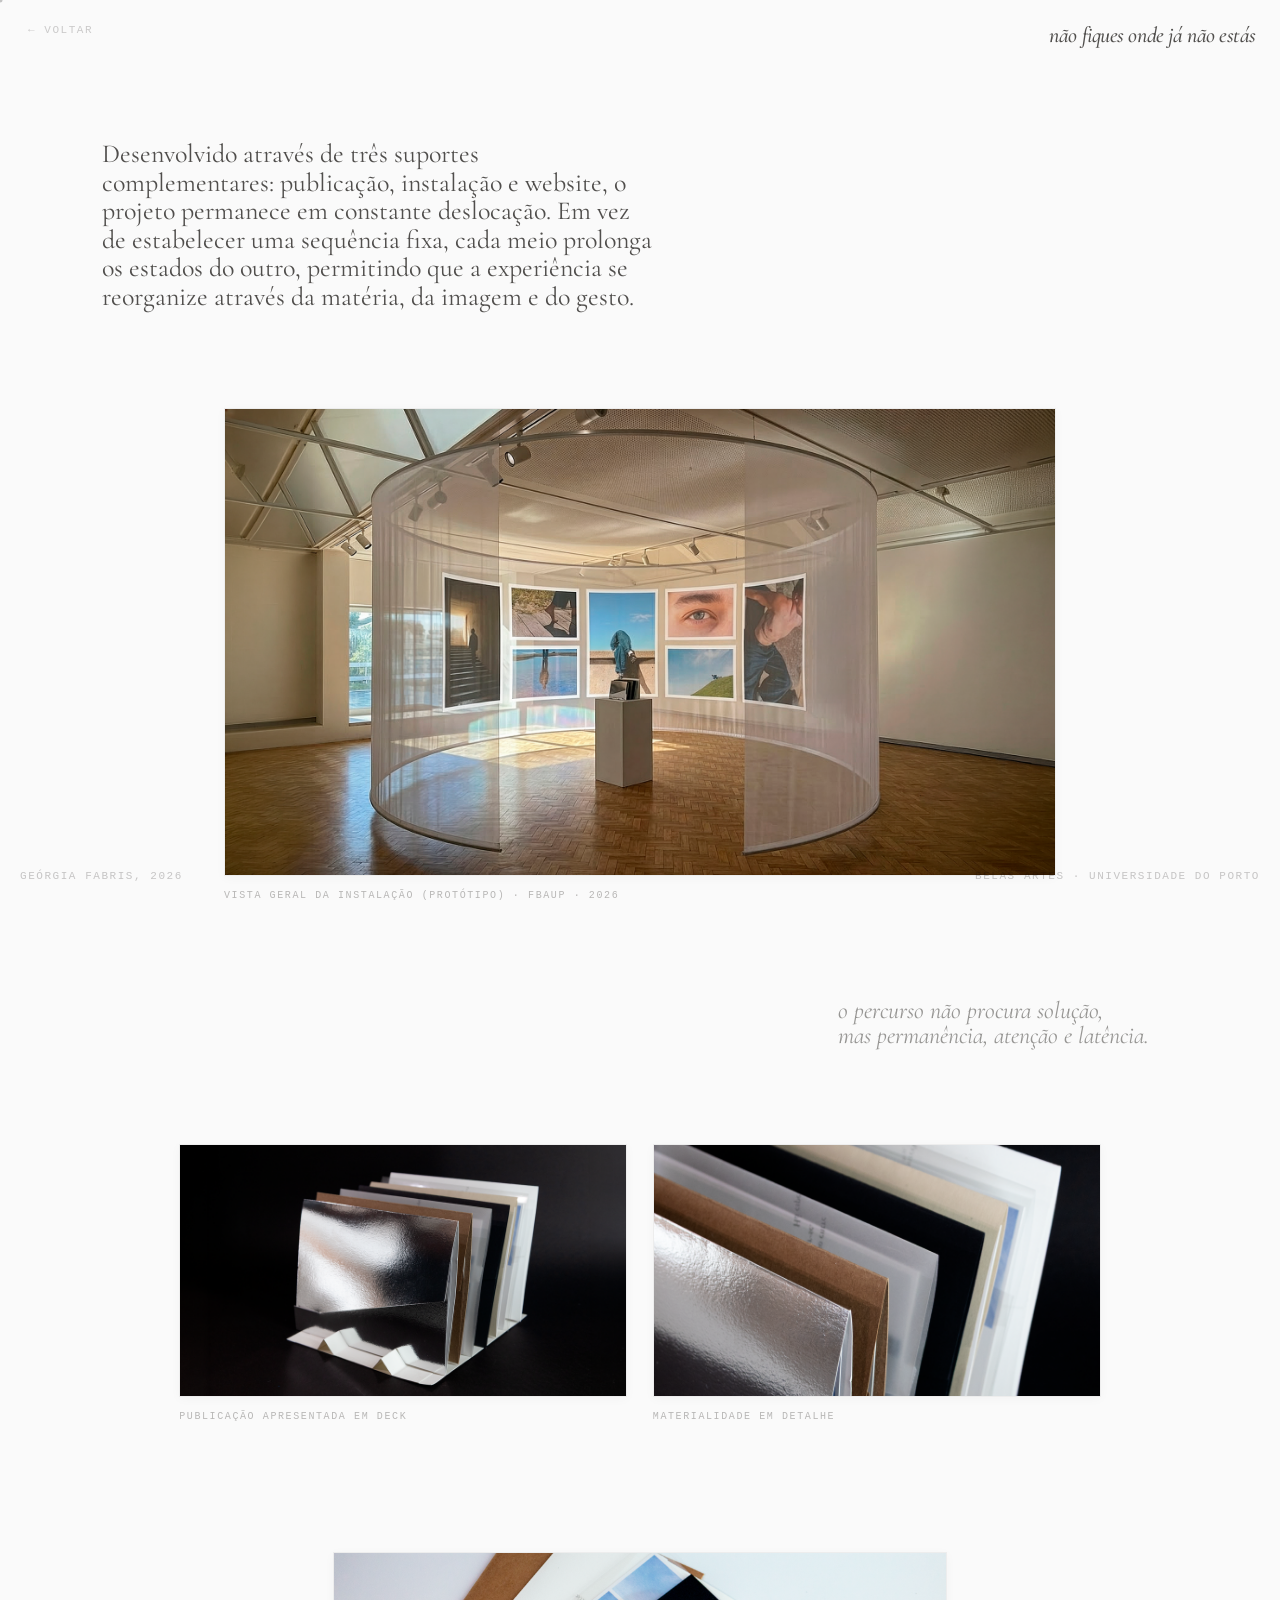
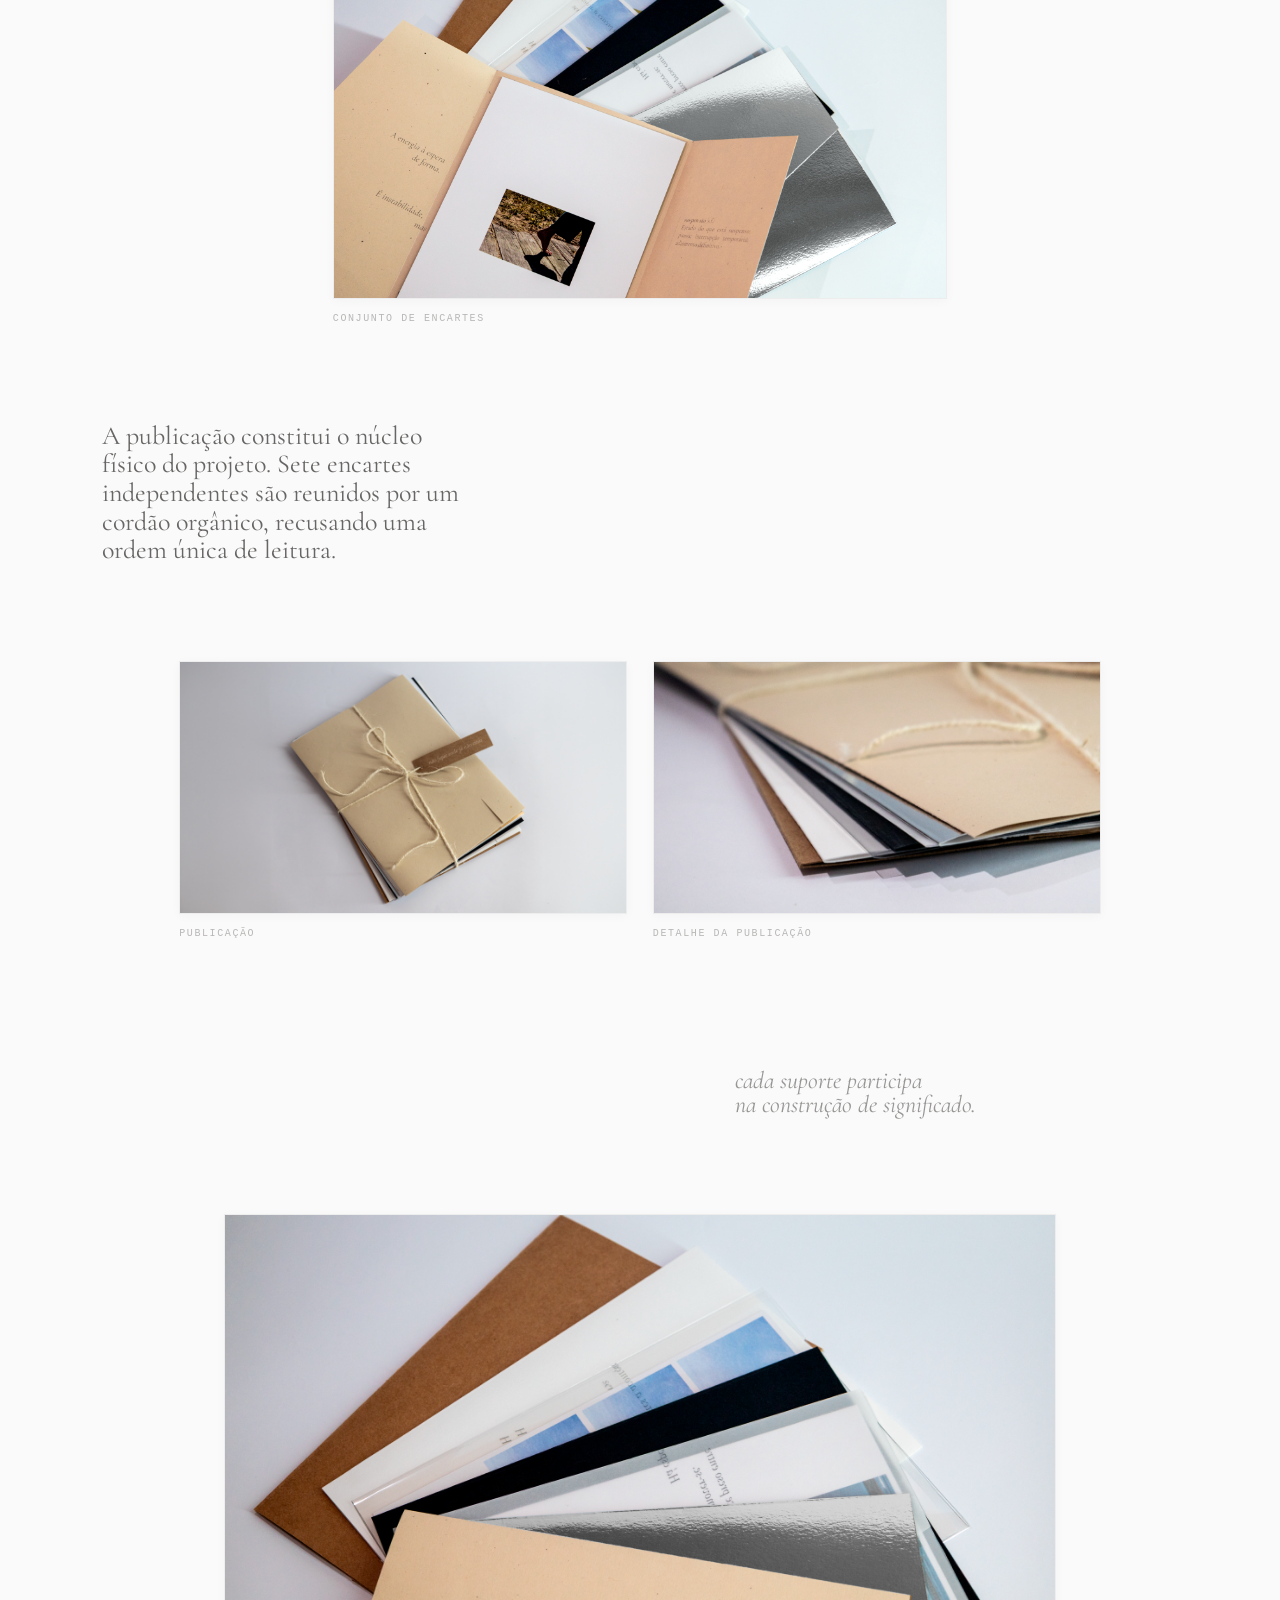
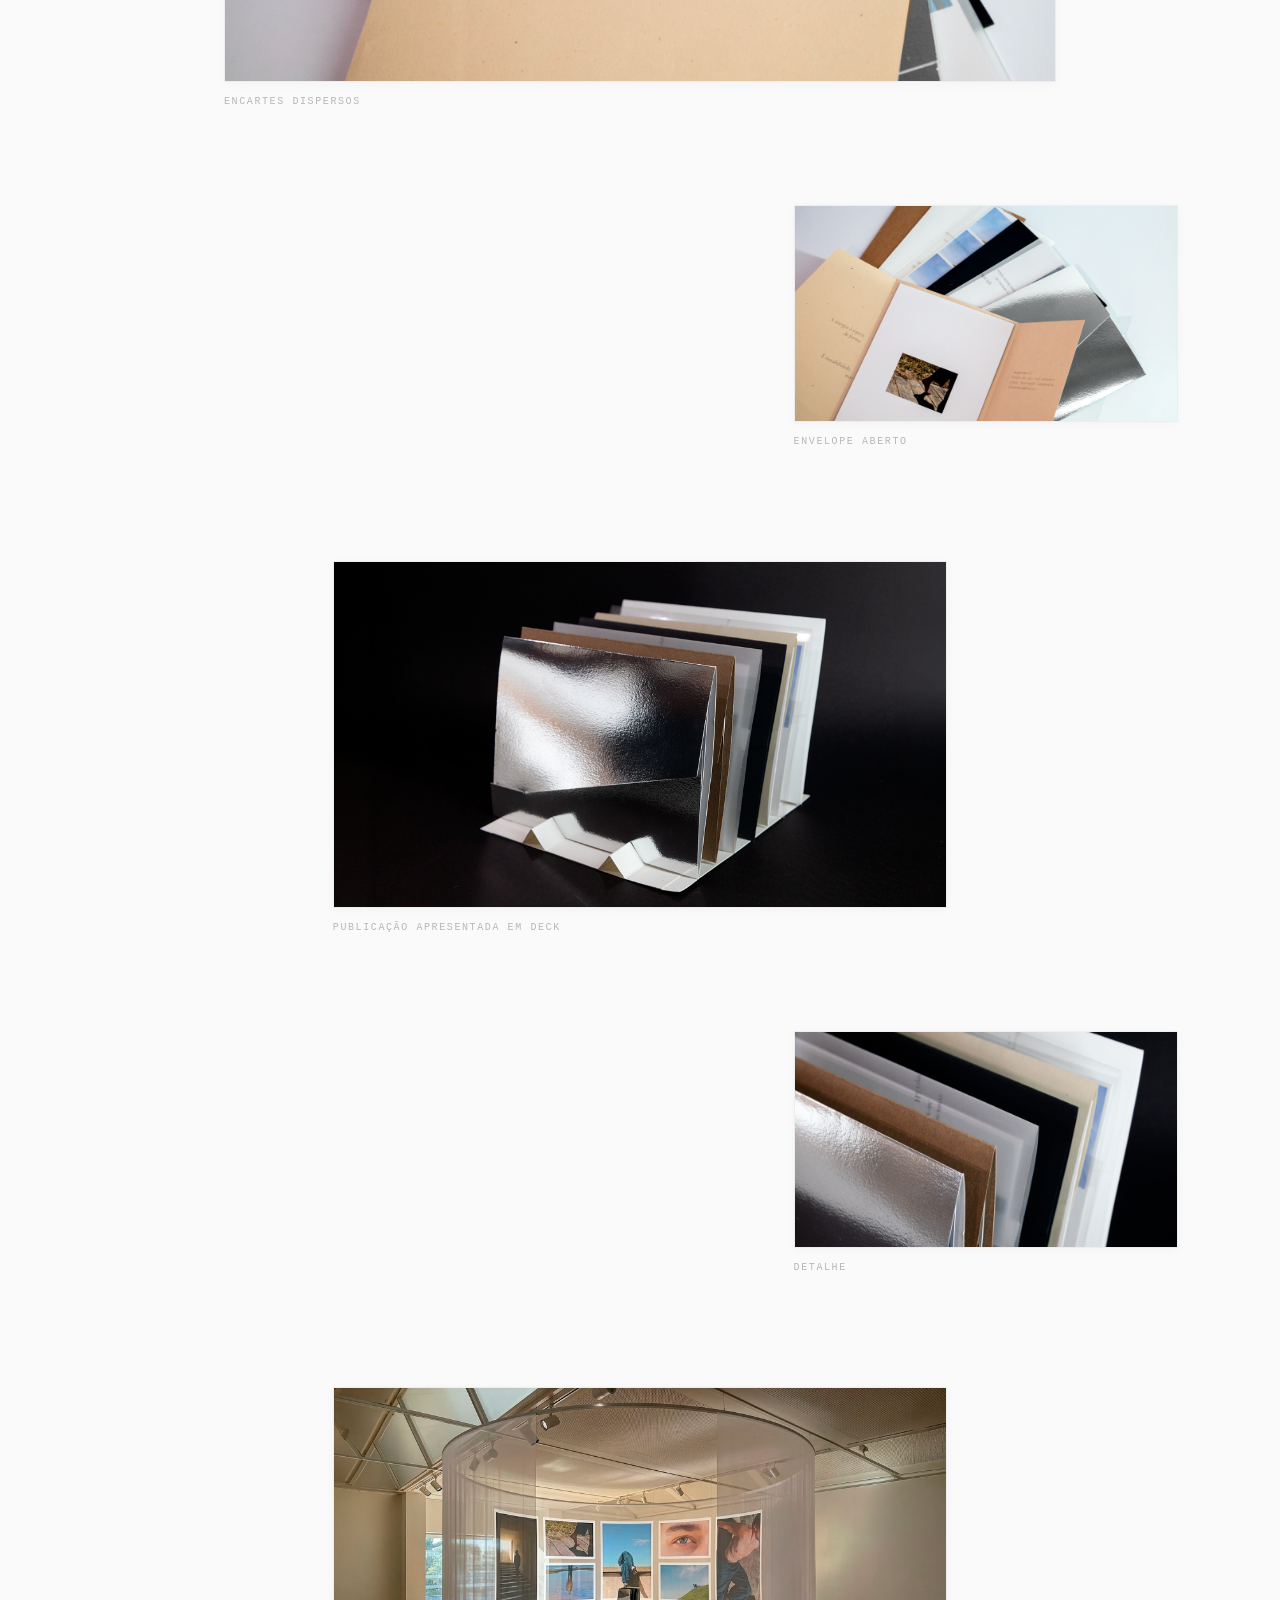
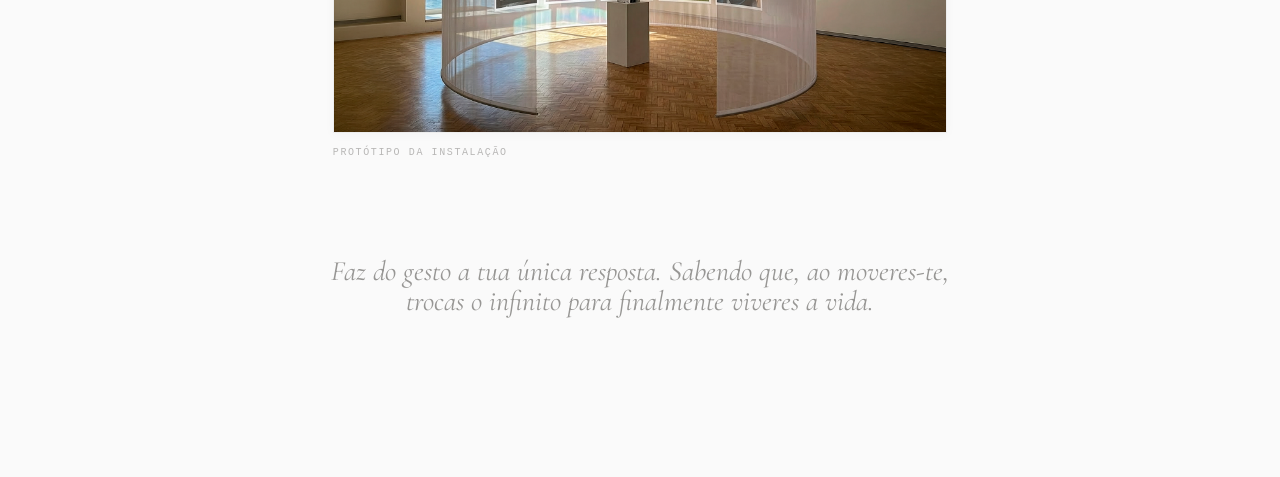
<file: arquivo.html>
<!doctype html>
<html lang="pt">
  <head>
    <meta charset="UTF-8" />

    <meta name="viewport" content="width=device-width, initial-scale=1.0" />

    <title>arquivo | não fiques onde já não estás</title>

    <link rel="stylesheet" href="arquivo.css" />

    <link
      href="https://fonts.googleapis.com/css2?family=Cormorant+Garamond:ital,wght@0,300..700;1,300..700&display=swap"
      rel="stylesheet"
    />
  </head>

  <body>
    <!-- cursor -->

    <div id="cursor"></div>

    <!-- voltar -->

    <button class="voltar" onclick="window.location.href = 'site.html'">
      ← voltar
    </button>

    <!-- hero -->

    <header class="topo-arquivo">
      <h1>não fiques onde já não estás</h1>
    </header>

    <!-- main -->

    <main>
      <section class="introducao">
        <p>
          Desenvolvido através de três suportes complementares: publicação,
          instalação e website, o projeto permanece em constante deslocação. Em
          vez de estabelecer uma sequência fixa, cada meio prolonga os estados
          do outro, permitindo que a experiência se reorganize através da
          matéria, da imagem e do gesto.
        </p>
      </section>

      <figure class="imagem-principal">
        <img src="img/documental/instalacao-01.png" />

        <figcaption>vista geral da instalação (protótipo) · FBAUP · 2026</figcaption>
      </figure>

      <div class="fragmento">
        o percurso não procura solução,<br />
        mas permanência, atenção e latência.
      </div>

      <div class="duas-imagens">
        <figure>
          <img src="img/documental/instalacao-02.png" />

          <figcaption>publicação apresentada em deck</figcaption>
        </figure>

        <figure>
          <img src="img/documental/instalacao-03.png" />

          <figcaption>materialidade em detalhe</figcaption>
        </figure>
      </div>

      <figure class="imagem-media">
        <img src="img/documental/publicacao-04.png" />

        <figcaption>conjunto de encartes</figcaption>
      </figure>

      <section class="texto">
        <p>
          A publicação constitui o núcleo físico do projeto. Sete encartes
          independentes são reunidos por um cordão orgânico, recusando uma ordem
          única de leitura.
        </p>
      </section>

      <div class="duas-imagens">
        <figure>
          <img src="img/documental/publicacao-01.png" />

          <figcaption>publicação</figcaption>
        </figure>

        <figure>
          <img src="img/documental/publicacao-02.png" />

          <figcaption>detalhe da publicação</figcaption>
        </figure>
      </div>

      <div class="fragmento direita">
        cada suporte participa<br />
        na construção de significado.
      </div>

      <figure class="imagem-principal">
        <img src="img/documental/publicacao05.png" />

        <figcaption>encartes dispersos</figcaption>
      </figure>

      <figure class="imagem-pequena">
        <img src="img/documental/publicacao-04.png" />

        <figcaption>envelope aberto</figcaption>
      </figure>

      <figure class="imagem-media">
        <img src="img/documental/instalacao-02.png" />

        <figcaption>publicação apresentada em deck</figcaption>
      </figure>

      <figure class="imagem-pequena">
        <img src="img/documental/instalacao-03.png" />

        <figcaption>detalhe</figcaption>
      </figure>

      <figure class="imagem-media">
        <img src="img/documental/instalacao-01.png" />

        <figcaption>protótipo da instalação</figcaption>
      </figure>

      <blockquote>
        Faz do gesto a tua única resposta. Sabendo que, ao moveres-te, trocas o
        infinito para finalmente viveres a vida.
      </blockquote>
    </main>

    <!-- footer -->

    <footer>
      <a id="link-manifesto" href="manifesto.html">Geórgia Fabris, 2026 </a>
      <a id="link-documental" href="arquivo.html">
        Belas Artes · Universidade do Porto
      </a>
    </footer>

    <!-- cursor script -->

    <script>
      const cursor = document.getElementById("cursor");

      window.addEventListener("mousemove", (e) => {
        cursor.style.left = e.clientX + "px";
        cursor.style.top = e.clientY + "px";
      });
    </script>
  </body>
</html>
</file>
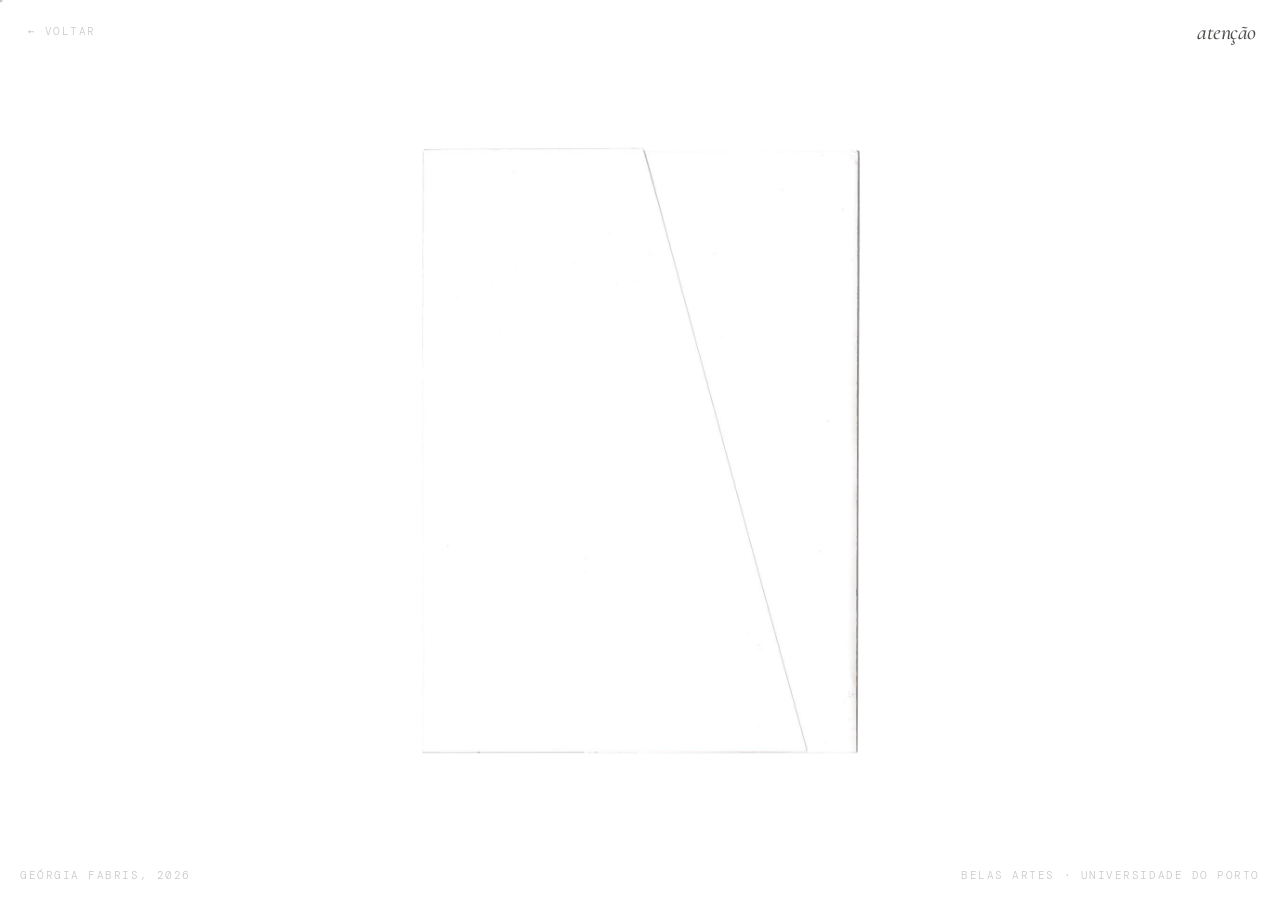
<file: atencao.html>
<!doctype html>
<html lang="pt">
  <head>
    <meta charset="UTF-8" />

    <meta name="viewport" content="width=device-width, initial-scale=1.0" />

    <title>atenção</title>

    <link rel="stylesheet" href="publicacao.css" />

    <link
      href="https://fonts.googleapis.com/css2?family=Cormorant+Garamond:ital,wght@0,300;0,400;1,400&family=DM+Mono:wght@300;400&display=swap"
      rel="stylesheet"
    />
  </head>

  <body>
    <!-- cursor -->

    <div id="cursor"></div>

    <!-- voltar -->

    <button class="voltar" onclick="window.location.href = 'site.html'">
      ← voltar
    </button>

    <!-- título -->

    <header class="topo">
      <h1>atenção</h1>
    </header>

    <!-- publicação -->

    <main>
      <!-- envelope -->

      <img id="envelope" src="img/envelope/atencao/envelope.png" alt="" />

      <!-- fotografia arrastável -->

      <img
        id="foto-central"
        src="img/envelope/atencao/foto-central.png"
        alt=""
      />
    </main>

    <!-- footer -->

    <footer>
      <a id="link-manifesto" href="manifesto.html">Geórgia Fabris, 2026 </a>
      <a id="link-documental" href="arquivo.html">
        Belas Artes · Universidade do Porto
      </a>
    </footer>

    <!-- script -->

    <script>
      /* ─────────────────────────────
       CURSOR
    ───────────────────────────── */

      const cursor = document.getElementById("cursor");

      window.addEventListener("mousemove", (e) => {
        cursor.style.left = e.clientX + "px";
        cursor.style.top = e.clientY + "px";
      });

      /* ─────────────────────────────
       ELEMENTOS
    ───────────────────────────── */

      const envelope = document.getElementById("envelope");

      const foto = document.getElementById("foto-central");

      /* ─────────────────────────────
       ESTADOS
    ───────────────────────────── */

      let estado = 0;

      envelope.addEventListener("click", () => {
        estado++;

        /* metade */

        if (estado === 1) {
          trocarImagem("img/envelope/atencao/metade.png");
        } else if (estado === 2) {
          /* aberto */
          trocarImagem("img/envelope/atencao/aberto.png");

          foto.classList.add("visivel");
        }
      });

      /* ─────────────────────────────
       TROCA
    ───────────────────────────── */

      function trocarImagem(src) {
        envelope.style.opacity = 0;

        setTimeout(() => {
          envelope.src = src;

          envelope.onload = () => {
            envelope.style.opacity = 1;
          };
        }, 350);
      }

      /* ─────────────────────────────
       DRAG FOTO
    ───────────────────────────── */

      let dragging = false;

      let offsetX = 0;
      let offsetY = 0;

      foto.addEventListener("mousedown", (e) => {
        dragging = true;

        foto.classList.add("dragging");

        offsetX = e.clientX - foto.offsetLeft;

        offsetY = e.clientY - foto.offsetTop;
      });

      window.addEventListener("mousemove", (e) => {
        if (!dragging) return;

        foto.style.left = e.clientX - offsetX + "px";

        foto.style.top = e.clientY - offsetY + "px";
      });

      window.addEventListener("mouseup", () => {
        dragging = false;

        foto.classList.remove("dragging");
      });

      /* touch mobile */

      foto.addEventListener("touchstart", (e) => {
        dragging = true;

        const touch = e.touches[0];

        offsetX = touch.clientX - foto.offsetLeft;

        offsetY = touch.clientY - foto.offsetTop;
      });

      window.addEventListener("touchmove", (e) => {
        if (!dragging) return;

        const touch = e.touches[0];

        foto.style.left = touch.clientX - offsetX + "px";

        foto.style.top = touch.clientY - offsetY + "px";
      });

      window.addEventListener("touchend", () => {
        dragging = false;
      });
    </script>
  </body>
</html>
</file>
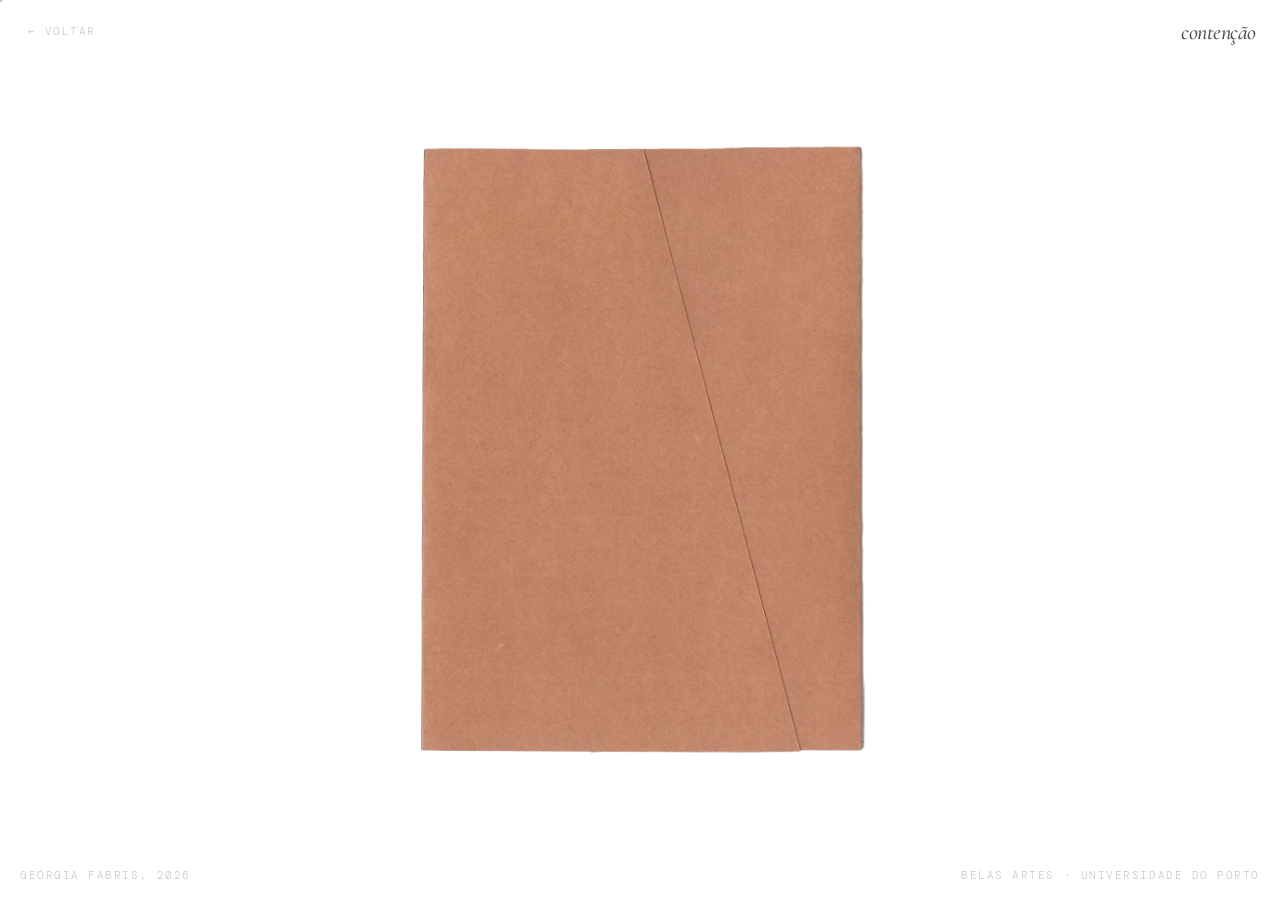
<file: contencao.html>
<!doctype html>
<html lang="pt">
  <head>
    <meta charset="UTF-8" />

    <meta name="viewport" content="width=device-width, initial-scale=1.0" />

    <title>contenção</title>

    <link rel="stylesheet" href="publicacao.css" />

    <link
      href="https://fonts.googleapis.com/css2?family=Cormorant+Garamond:ital,wght@0,300;0,400;1,400&family=DM+Mono:wght@300;400&display=swap"
      rel="stylesheet"
    />
  </head>

  <body>
    <!-- cursor -->

    <div id="cursor"></div>

    <!-- voltar -->

    <button class="voltar" onclick="window.location.href = 'site.html'">
      ← voltar
    </button>

    <!-- título -->

    <header class="topo">
      <h1>contenção</h1>
    </header>

    <!-- publicação -->

    <main>
      <!-- envelope -->

      <img id="envelope" src="img/envelope/contencao/envelope.png" alt="" />

      <!-- fotografia arrastável -->

      <img
        id="foto-central"
        src="img/envelope/contencao/foto-central.png"
        alt=""
      />
    </main>

    <!-- footer -->

    <footer>
      <a id="link-manifesto" href="manifesto.html">Geórgia Fabris, 2026 </a>
      <a id="link-documental" href="arquivo.html">
        Belas Artes · Universidade do Porto
      </a>
    </footer>

    <!-- script -->

    <script>
      /* ─────────────────────────────
       CURSOR
    ───────────────────────────── */

      const cursor = document.getElementById("cursor");

      window.addEventListener("mousemove", (e) => {
        cursor.style.left = e.clientX + "px";
        cursor.style.top = e.clientY + "px";
      });

      /* ─────────────────────────────
       ELEMENTOS
    ───────────────────────────── */

      const envelope = document.getElementById("envelope");

      const foto = document.getElementById("foto-central");

      /* ─────────────────────────────
       ESTADOS
    ───────────────────────────── */

      let estado = 0;

      envelope.addEventListener("click", () => {
        estado++;

        /* metade */

        if (estado === 1) {
          trocarImagem("img/envelope/contencao/metade.png");
        } else if (estado === 2) {
          /* aberto */
          trocarImagem("img/envelope/contencao/aberto.png");

          foto.classList.add("visivel");
        }
      });

      /* ─────────────────────────────
       TROCA
    ───────────────────────────── */

      function trocarImagem(src) {
        envelope.style.opacity = 0;

        setTimeout(() => {
          envelope.src = src;

          envelope.onload = () => {
            envelope.style.opacity = 1;
          };
        }, 350);
      }

      /* ─────────────────────────────
       DRAG FOTO
    ───────────────────────────── */

      let dragging = false;

      let offsetX = 0;
      let offsetY = 0;

      foto.addEventListener("mousedown", (e) => {
        dragging = true;

        foto.classList.add("dragging");

        offsetX = e.clientX - foto.offsetLeft;

        offsetY = e.clientY - foto.offsetTop;
      });

      window.addEventListener("mousemove", (e) => {
        if (!dragging) return;

        foto.style.left = e.clientX - offsetX + "px";

        foto.style.top = e.clientY - offsetY + "px";
      });

      window.addEventListener("mouseup", () => {
        dragging = false;

        foto.classList.remove("dragging");
      });

      /* touch mobile */

      foto.addEventListener("touchstart", (e) => {
        dragging = true;

        const touch = e.touches[0];

        offsetX = touch.clientX - foto.offsetLeft;

        offsetY = touch.clientY - foto.offsetTop;
      });

      window.addEventListener("touchmove", (e) => {
        if (!dragging) return;

        const touch = e.touches[0];

        foto.style.left = touch.clientX - offsetX + "px";

        foto.style.top = touch.clientY - offsetY + "px";
      });

      window.addEventListener("touchend", () => {
        dragging = false;
      });
    </script>
  </body>
</html>
</file>
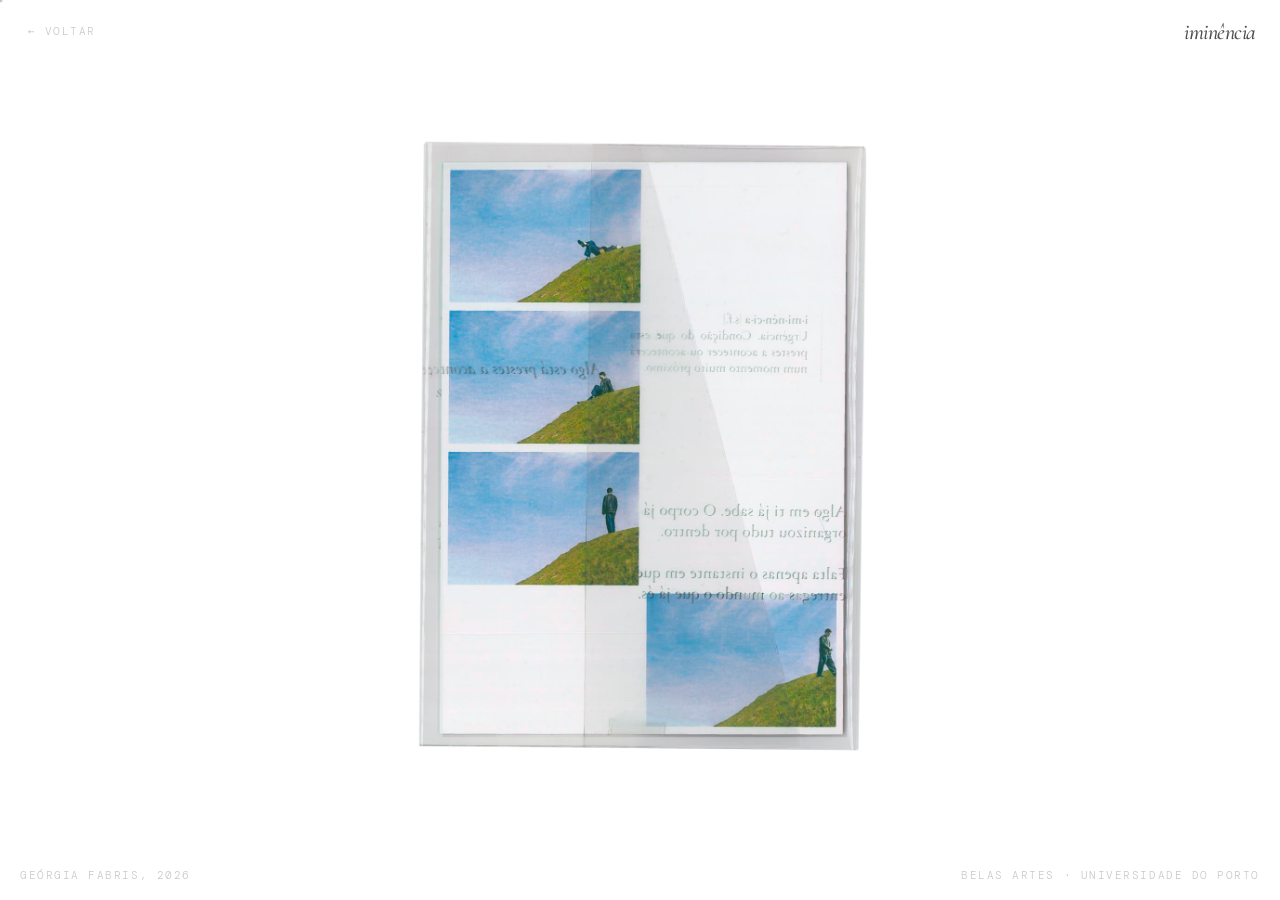
<file: iminencia.html>
<!doctype html>
<html lang="pt">
  <head>
    <meta charset="UTF-8" />

    <meta name="viewport" content="width=device-width, initial-scale=1.0" />

    <title>iminência</title>

    <link rel="stylesheet" href="publicacao.css" />

    <link
      href="https://fonts.googleapis.com/css2?family=Cormorant+Garamond:ital,wght@0,300;0,400;1,400&family=DM+Mono:wght@300;400&display=swap"
      rel="stylesheet"
    />
  </head>

  <body>
    <!-- cursor -->

    <div id="cursor"></div>

    <!-- voltar -->

    <button class="voltar" onclick="window.location.href = 'site.html'">
      ← voltar
    </button>

    <!-- título -->

    <header class="topo">
      <h1>iminência</h1>
    </header>

    <!-- publicação -->

    <main>
      <!-- envelope -->

      <img id="envelope" src="img/envelope/iminencia/envelope.png" alt="" />

      <!-- fotografia arrastável -->

      <img
        id="foto-central"
        src="img/envelope/iminencia/foto-central.png"
        alt=""
      />
    </main>

    <!-- footer -->

    <footer>
      <a id="link-manifesto" href="manifesto.html">Geórgia Fabris, 2026 </a>
      <a id="link-documental" href="arquivo.html">
        Belas Artes · Universidade do Porto
      </a>
    </footer>

    <!-- script -->

    <script>
      /* ─────────────────────────────
       CURSOR
    ───────────────────────────── */

      const cursor = document.getElementById("cursor");

      window.addEventListener("mousemove", (e) => {
        cursor.style.left = e.clientX + "px";
        cursor.style.top = e.clientY + "px";
      });

      /* ─────────────────────────────
       ELEMENTOS
    ───────────────────────────── */

      const envelope = document.getElementById("envelope");

      const foto = document.getElementById("foto-central");

      /* ─────────────────────────────
       ESTADOS
    ───────────────────────────── */

      let estado = 0;

      envelope.addEventListener("click", () => {
        estado++;

        /* metade */

        if (estado === 1) {
          trocarImagem("img/envelope/iminencia/metade.png");
        } else if (estado === 2) {
          /* aberto */
          trocarImagem("img/envelope/iminencia/aberto.png");

          foto.classList.add("visivel");
        }
      });

      /* ─────────────────────────────
       TROCA
    ───────────────────────────── */

      function trocarImagem(src) {
        envelope.style.opacity = 0;

        setTimeout(() => {
          envelope.src = src;

          envelope.onload = () => {
            envelope.style.opacity = 1;
          };
        }, 350);
      }

      /* ─────────────────────────────
       DRAG FOTO
    ───────────────────────────── */

      let dragging = false;

      let offsetX = 0;
      let offsetY = 0;

      foto.addEventListener("mousedown", (e) => {
        dragging = true;

        foto.classList.add("dragging");

        offsetX = e.clientX - foto.offsetLeft;

        offsetY = e.clientY - foto.offsetTop;
      });

      window.addEventListener("mousemove", (e) => {
        if (!dragging) return;

        foto.style.left = e.clientX - offsetX + "px";

        foto.style.top = e.clientY - offsetY + "px";
      });

      window.addEventListener("mouseup", () => {
        dragging = false;

        foto.classList.remove("dragging");
      });

      /* touch mobile */

      foto.addEventListener("touchstart", (e) => {
        dragging = true;

        const touch = e.touches[0];

        offsetX = touch.clientX - foto.offsetLeft;

        offsetY = touch.clientY - foto.offsetTop;
      });

      window.addEventListener("touchmove", (e) => {
        if (!dragging) return;

        const touch = e.touches[0];

        foto.style.left = touch.clientX - offsetX + "px";

        foto.style.top = touch.clientY - offsetY + "px";
      });

      window.addEventListener("touchend", () => {
        dragging = false;
      });
    </script>
  </body>
</html>
</file>
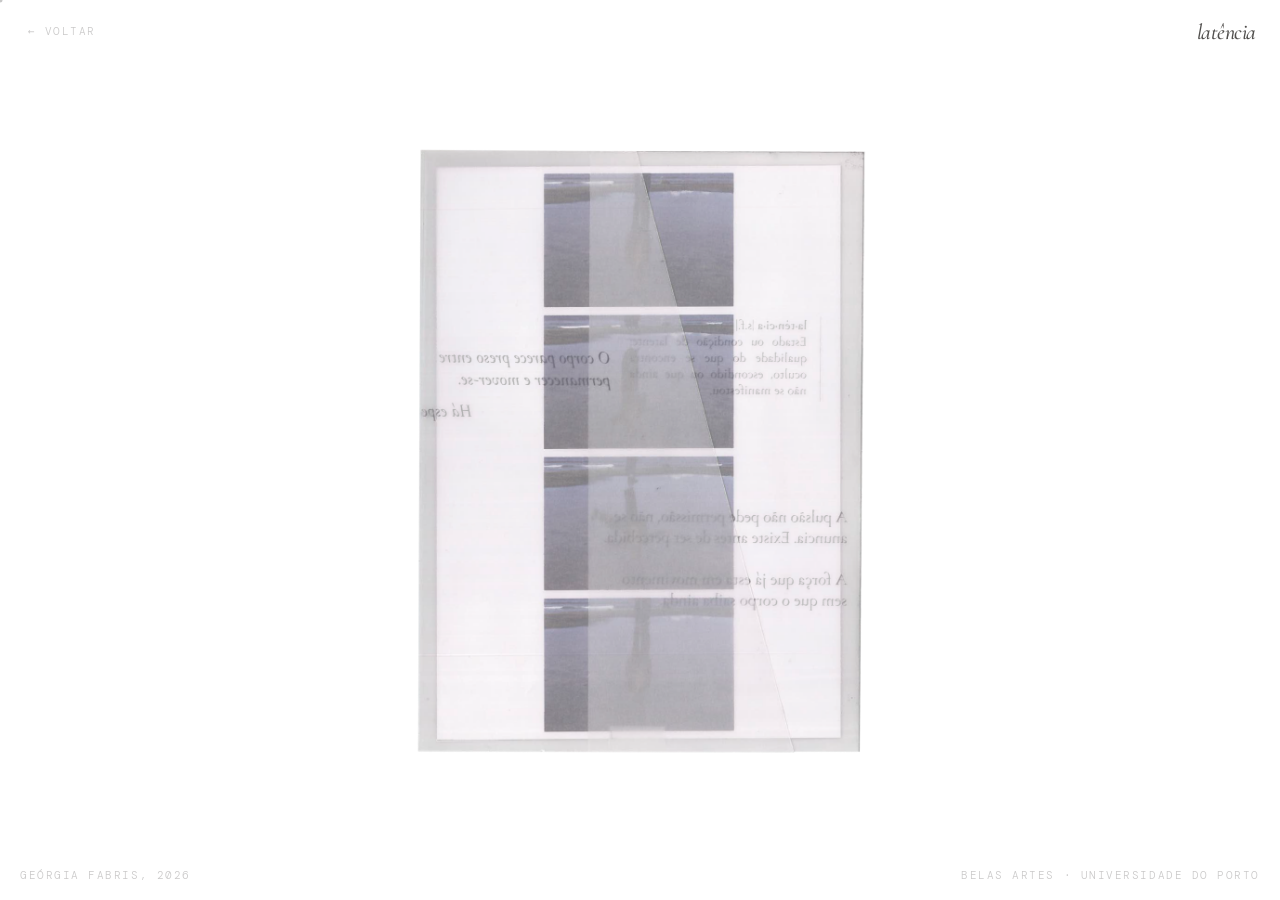
<file: latencia.html>
<!doctype html>
<html lang="pt">
  <head>
    <meta charset="UTF-8" />

    <meta name="viewport" content="width=device-width, initial-scale=1.0" />

    <title>latência</title>

    <link rel="stylesheet" href="publicacao.css" />

    <link
      href="https://fonts.googleapis.com/css2?family=Cormorant+Garamond:ital,wght@0,300;0,400;1,400&family=DM+Mono:wght@300;400&display=swap"
      rel="stylesheet"
    />
  </head>

  <body>
    <!-- cursor -->

    <div id="cursor"></div>

    <!-- voltar -->

    <button class="voltar" onclick="window.location.href = 'site.html'">
      ← voltar
    </button>

    <!-- título -->

    <header class="topo">
      <h1>latência</h1>
    </header>

    <!-- publicação -->

    <main>
      <!-- envelope -->

      <img id="envelope" src="img/envelope/latencia/envelope.png" alt="" />

      <!-- fotografia arrastável -->

      <img
        id="foto-central"
        src="img/envelope/latencia/foto-central.png"
        alt=""
      />
    </main>

    <!-- footer -->

    <footer>
      <a id="link-manifesto" href="manifesto.html">Geórgia Fabris, 2026 </a>
      <a id="link-documental" href="arquivo.html">
        Belas Artes · Universidade do Porto
      </a>
    </footer>
    <!-- script -->

    <script>
      /* ─────────────────────────────
       CURSOR
    ───────────────────────────── */

      const cursor = document.getElementById("cursor");

      window.addEventListener("mousemove", (e) => {
        cursor.style.left = e.clientX + "px";
        cursor.style.top = e.clientY + "px";
      });

      /* ─────────────────────────────
       ELEMENTOS
    ───────────────────────────── */

      const envelope = document.getElementById("envelope");

      const foto = document.getElementById("foto-central");

      /* ─────────────────────────────
       ESTADOS
    ───────────────────────────── */

      let estado = 0;

      envelope.addEventListener("click", () => {
        estado++;

        /* metade */

        if (estado === 1) {
          trocarImagem("img/envelope/latencia/metade.png");
        } else if (estado === 2) {
          /* aberto */
          trocarImagem("img/envelope/latencia/aberto.png");

          foto.classList.add("visivel");
        }
      });

      /* ─────────────────────────────
       TROCA
    ───────────────────────────── */

      function trocarImagem(src) {
        envelope.style.opacity = 0;

        setTimeout(() => {
          envelope.src = src;

          envelope.onload = () => {
            envelope.style.opacity = 1;
          };
        }, 350);
      }

      /* ─────────────────────────────
       DRAG FOTO
    ───────────────────────────── */

      let dragging = false;

      let offsetX = 0;
      let offsetY = 0;

      foto.addEventListener("mousedown", (e) => {
        dragging = true;

        foto.classList.add("dragging");

        offsetX = e.clientX - foto.offsetLeft;

        offsetY = e.clientY - foto.offsetTop;
      });

      window.addEventListener("mousemove", (e) => {
        if (!dragging) return;

        foto.style.left = e.clientX - offsetX + "px";

        foto.style.top = e.clientY - offsetY + "px";
      });

      window.addEventListener("mouseup", () => {
        dragging = false;

        foto.classList.remove("dragging");
      });

      /* touch mobile */

      foto.addEventListener("touchstart", (e) => {
        dragging = true;

        const touch = e.touches[0];

        offsetX = touch.clientX - foto.offsetLeft;

        offsetY = touch.clientY - foto.offsetTop;
      });

      window.addEventListener("touchmove", (e) => {
        if (!dragging) return;

        const touch = e.touches[0];

        foto.style.left = touch.clientX - offsetX + "px";

        foto.style.top = touch.clientY - offsetY + "px";
      });

      window.addEventListener("touchend", () => {
        dragging = false;
      });
    </script>
  </body>
</html>
</file>
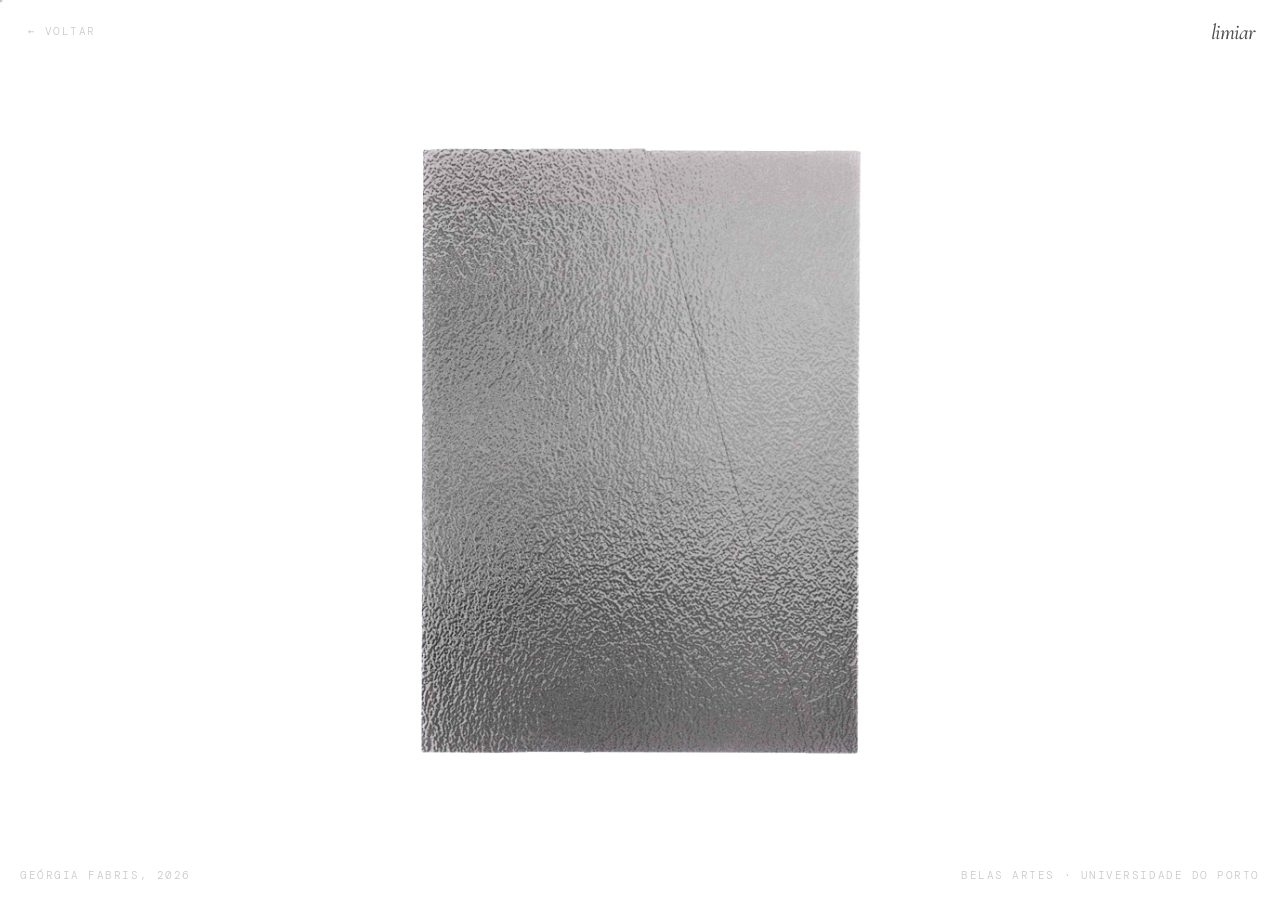
<file: limiar.html>
<!doctype html>
<html lang="pt">
  <head>
    <meta charset="UTF-8" />

    <meta name="viewport" content="width=device-width, initial-scale=1.0" />

    <title>limiar</title>

    <link rel="stylesheet" href="publicacao.css" />

    <link
      href="https://fonts.googleapis.com/css2?family=Cormorant+Garamond:ital,wght@0,300;0,400;1,400&family=DM+Mono:wght@300;400&display=swap"
      rel="stylesheet"
    />
  </head>

  <body>
    <!-- cursor -->

    <div id="cursor"></div>

    <!-- voltar -->

    <button class="voltar" onclick="window.location.href = 'site.html'">
      ← voltar
    </button>

    <!-- título -->

    <header class="topo">
      <h1>limiar</h1>
    </header>

    <!-- publicação -->

    <main>
      <!-- envelope -->

      <img id="envelope" src="img/envelope/limiar/envelope.png" alt="" />

      <!-- fotografia arrastável -->

      <img
        id="foto-central"
        src="img/envelope/limiar/foto-central.png"
        alt=""
      />
    </main>

    <!-- footer -->

    <footer>
      <a id="link-manifesto" href="manifesto.html">Geórgia Fabris, 2026 </a>
      <a id="link-documental" href="arquivo.html">
        Belas Artes · Universidade do Porto
      </a>
    </footer>

    <!-- script -->

    <script>
      /* ─────────────────────────────
       CURSOR
    ───────────────────────────── */

      const cursor = document.getElementById("cursor");

      window.addEventListener("mousemove", (e) => {
        cursor.style.left = e.clientX + "px";
        cursor.style.top = e.clientY + "px";
      });

      /* ─────────────────────────────
       ELEMENTOS
    ───────────────────────────── */

      const envelope = document.getElementById("envelope");

      const foto = document.getElementById("foto-central");

      /* ─────────────────────────────
       ESTADOS
    ───────────────────────────── */

      let estado = 0;

      envelope.addEventListener("click", () => {
        estado++;

        /* metade */

        if (estado === 1) {
          trocarImagem("img/envelope/limiar/metade.png");
        } else if (estado === 2) {
          /* aberto */
          trocarImagem("img/envelope/limiar/aberto.png");

          foto.classList.add("visivel");
        }
      });

      /* ─────────────────────────────
       TROCA
    ───────────────────────────── */

      function trocarImagem(src) {
        envelope.style.opacity = 0;

        setTimeout(() => {
          envelope.src = src;

          envelope.onload = () => {
            envelope.style.opacity = 1;
          };
        }, 350);
      }

      /* ─────────────────────────────
       DRAG FOTO
    ───────────────────────────── */

      let dragging = false;

      let offsetX = 0;
      let offsetY = 0;

      foto.addEventListener("mousedown", (e) => {
        dragging = true;

        foto.classList.add("dragging");

        offsetX = e.clientX - foto.offsetLeft;

        offsetY = e.clientY - foto.offsetTop;
      });

      window.addEventListener("mousemove", (e) => {
        if (!dragging) return;

        foto.style.left = e.clientX - offsetX + "px";

        foto.style.top = e.clientY - offsetY + "px";
      });

      window.addEventListener("mouseup", () => {
        dragging = false;

        foto.classList.remove("dragging");
      });

      /* touch mobile */

      foto.addEventListener("touchstart", (e) => {
        dragging = true;

        const touch = e.touches[0];

        offsetX = touch.clientX - foto.offsetLeft;

        offsetY = touch.clientY - foto.offsetTop;
      });

      window.addEventListener("touchmove", (e) => {
        if (!dragging) return;

        const touch = e.touches[0];

        foto.style.left = touch.clientX - offsetX + "px";

        foto.style.top = touch.clientY - offsetY + "px";
      });

      window.addEventListener("touchend", () => {
        dragging = false;
      });
    </script>
  </body>
</html>
</file>
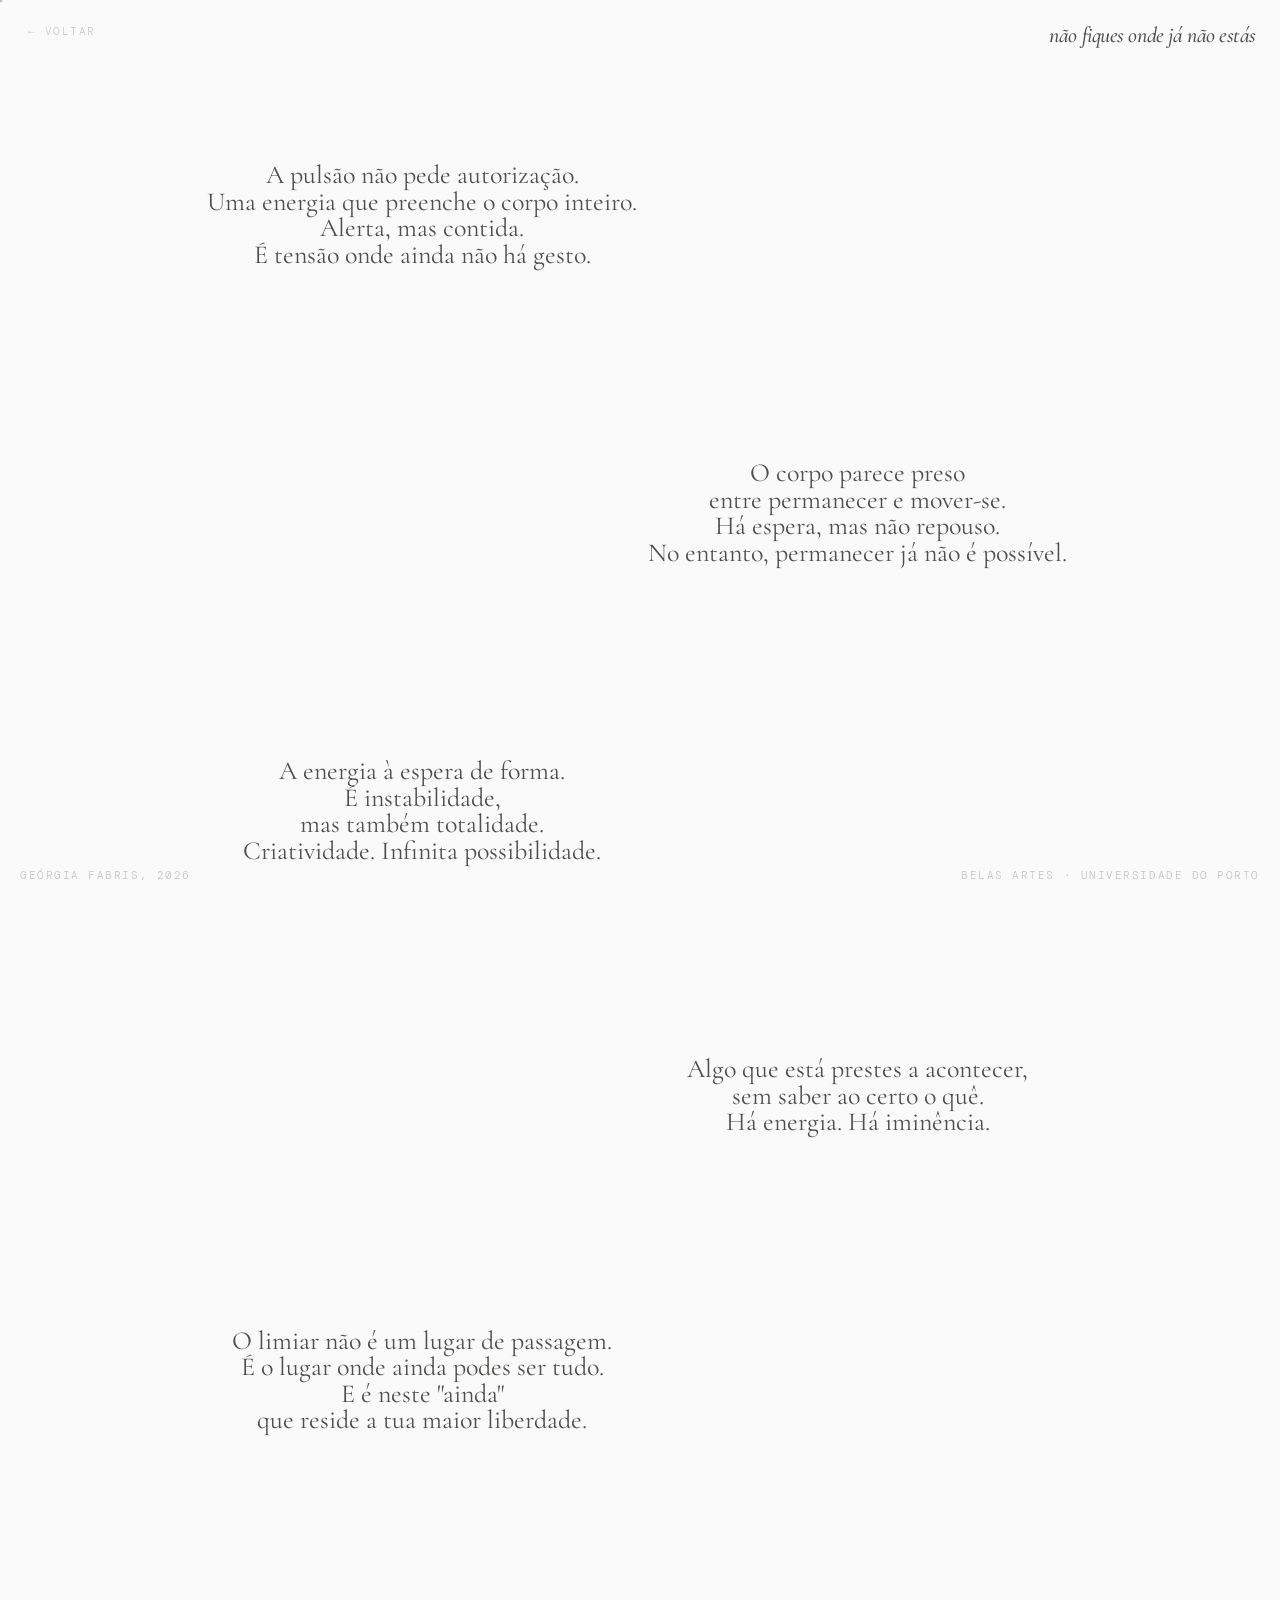
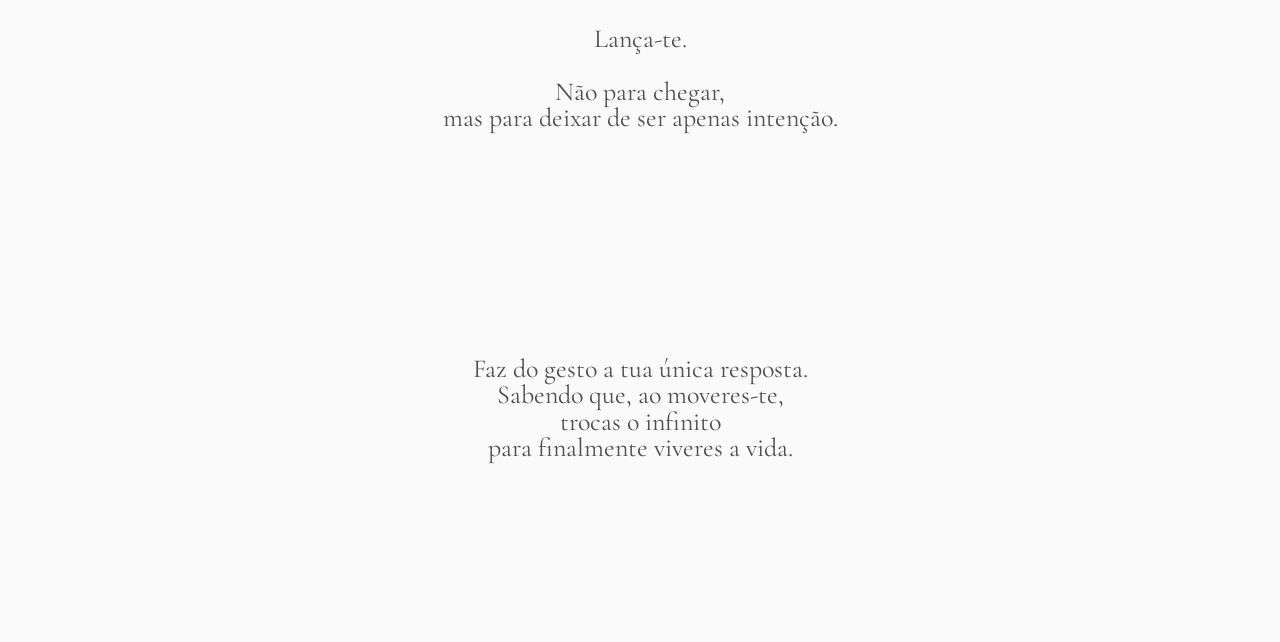
<file: manifesto.html>
<!doctype html>
<html lang="pt">
  <head>
    <meta charset="UTF-8" />

    <meta name="viewport" content="width=device-width, initial-scale=1.0" />

    <title>manifesto | não fiques onde já não estás</title>

    <link rel="stylesheet" href="manifesto.css" />

    <link
      href="https://fonts.googleapis.com/css2?family=Cormorant+Garamond:ital,wght@0,300..700;1,300..700&family=DM+Mono:wght@300;400&display=swap"
      rel="stylesheet"
    />
  </head>

  <body>
    <!-- cursor -->
    <div id="cursor"></div>

    <!-- voltar -->
    <button class="voltar" onclick="window.location.href = 'site.html'">
      ← voltar
    </button>

    <!-- título -->

    <header class="topo-manifesto">
      <h1>não fiques onde já não estás</h1>
    </header>

    <main>
      <section class="estrofe">
        <p>
          A pulsão não pede autorização.<br />
          Uma energia que preenche o corpo inteiro.<br />
          Alerta, mas contida.<br />
          É tensão onde ainda não há gesto.
        </p>
      </section>

      <section class="estrofe direita">
        <p>
          O corpo parece preso<br />
          entre permanecer e mover-se.<br />
          Há espera, mas não repouso.<br />
          No entanto, permanecer já não é possível.
        </p>
      </section>

      <section class="estrofe">
        <p>
          A energia à espera de forma.<br />
          É instabilidade,<br />
          mas também totalidade.<br />
          Criatividade. Infinita possibilidade.
        </p>
      </section>

      <section class="estrofe direita">
        <p>
          Algo que está prestes a acontecer,<br />
          sem saber ao certo o quê.<br />
          Há energia. Há iminência.
        </p>
      </section>

      <section class="estrofe">
        <p>
          O limiar não é um lugar de passagem.<br />
          É o lugar onde ainda podes ser tudo.<br />
          E é neste "ainda"<br />
          que reside a tua maior liberdade.
        </p>
      </section>

      <section class="estrofe centro">
        <p>
          Lança-te.<br />
          <br />
          Não para chegar,<br />
          mas para deixar de ser apenas intenção.
        </p>
      </section>

      <section class="estrofe final">
        <p>
          Faz do gesto a tua única resposta.<br />
          Sabendo que, ao moveres-te,<br />
          trocas o infinito<br />
          para finalmente viveres a vida.
        </p>
      </section>
    </main>

    <footer>
      <a id="link-manifesto" href="manifesto.html">Geórgia Fabris, 2026 </a>
      <a id="link-documental" href="arquivo.html">
        Belas Artes · Universidade do Porto
      </a>
    </footer>

    <script>
      const cursor = document.getElementById("cursor");

      document.addEventListener("mousemove", (e) => {
        cursor.style.left = e.clientX + "px";
        cursor.style.top = e.clientY + "px";
      });
    </script>
  </body>
</html>
</file>
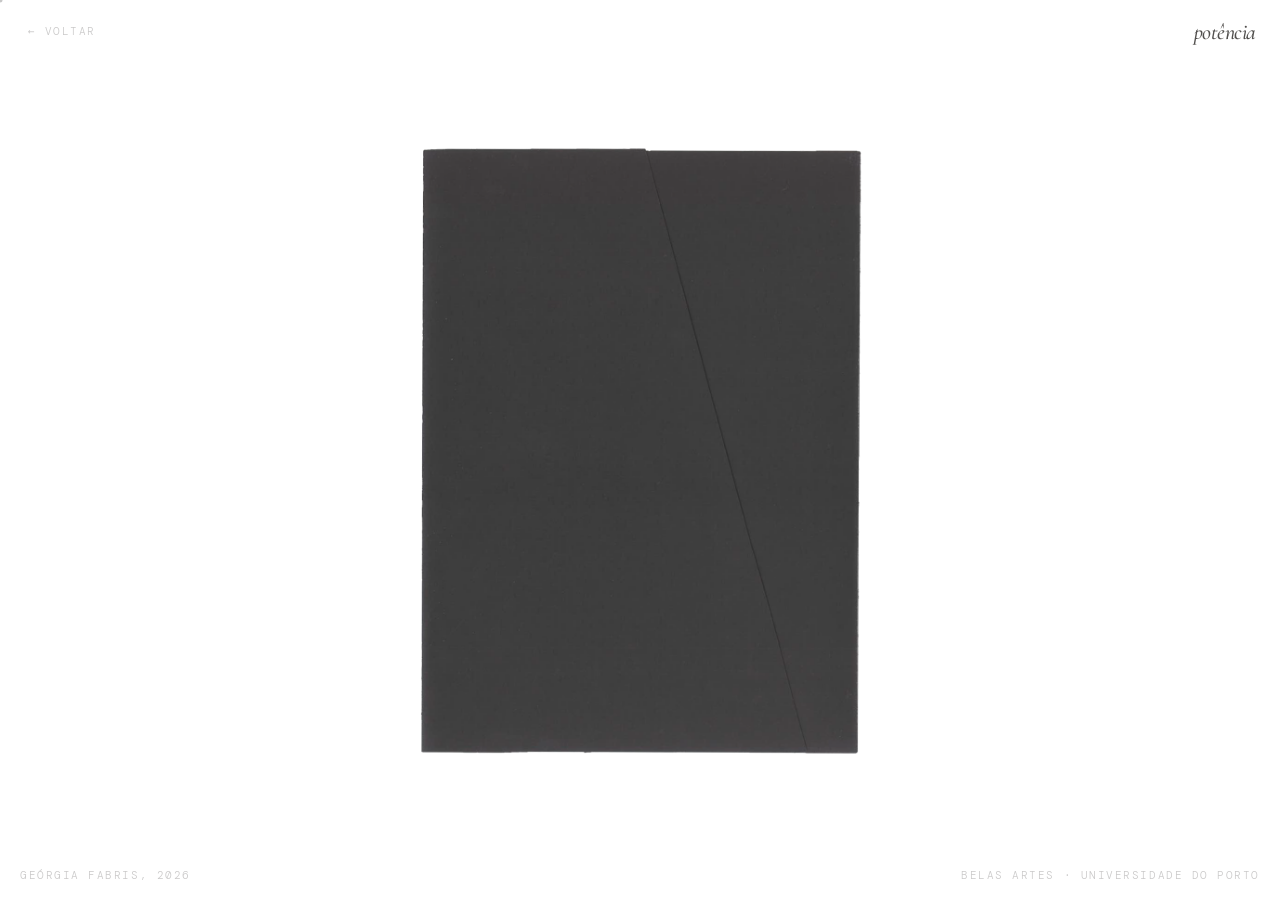
<file: potencia.html>
<!doctype html>
<html lang="pt">
  <head>
    <meta charset="UTF-8" />

    <meta name="viewport" content="width=device-width, initial-scale=1.0" />

    <title>potência</title>

    <link rel="stylesheet" href="publicacao.css" />

    <link
      href="https://fonts.googleapis.com/css2?family=Cormorant+Garamond:ital,wght@0,300;0,400;1,400&family=DM+Mono:wght@300;400&display=swap"
      rel="stylesheet"
    />
  </head>

  <body>
    <!-- cursor -->

    <div id="cursor"></div>

    <!-- voltar -->

    <button class="voltar" onclick="window.location.href = 'site.html'">
      ← voltar
    </button>

    <!-- título -->

    <header class="topo">
      <h1>potência</h1>
    </header>

    <!-- publicação -->

    <main>
      <!-- envelope -->

      <img id="envelope" src="img/envelope/potencia/envelope.png" alt="" />

      <!-- fotografia arrastável -->

      <img
        id="foto-central"
        src="img/envelope/potencia/foto-central.png"
        alt=""
      />
    </main>

    <!-- footer -->
    <footer>
      <a id="link-manifesto" href="manifesto.html">Geórgia Fabris, 2026 </a>
      <a id="link-documental" href="arquivo.html">
        Belas Artes · Universidade do Porto
      </a>
    </footer>

    <!-- script -->

    <script>
      /* ─────────────────────────────
       CURSOR
    ───────────────────────────── */

      const cursor = document.getElementById("cursor");

      window.addEventListener("mousemove", (e) => {
        cursor.style.left = e.clientX + "px";
        cursor.style.top = e.clientY + "px";
      });

      /* ─────────────────────────────
       ELEMENTOS
    ───────────────────────────── */

      const envelope = document.getElementById("envelope");

      const foto = document.getElementById("foto-central");

      /* ─────────────────────────────
       ESTADOS
    ───────────────────────────── */

      let estado = 0;

      envelope.addEventListener("click", () => {
        estado++;

        /* metade */

        if (estado === 1) {
          trocarImagem("img/envelope/potencia/metade.png");
        } else if (estado === 2) {
          /* aberto */
          trocarImagem("img/envelope/potencia/aberto.png");

          foto.classList.add("visivel");
        }
      });

      /* ─────────────────────────────
       TROCA
    ───────────────────────────── */

      function trocarImagem(src) {
        envelope.style.opacity = 0;

        setTimeout(() => {
          envelope.src = src;

          envelope.onload = () => {
            envelope.style.opacity = 1;
          };
        }, 350);
      }

      /* ─────────────────────────────
       DRAG FOTO
    ───────────────────────────── */

      let dragging = false;

      let offsetX = 0;
      let offsetY = 0;

      foto.addEventListener("mousedown", (e) => {
        dragging = true;

        foto.classList.add("dragging");

        offsetX = e.clientX - foto.offsetLeft;

        offsetY = e.clientY - foto.offsetTop;
      });

      window.addEventListener("mousemove", (e) => {
        if (!dragging) return;

        foto.style.left = e.clientX - offsetX + "px";

        foto.style.top = e.clientY - offsetY + "px";
      });

      window.addEventListener("mouseup", () => {
        dragging = false;

        foto.classList.remove("dragging");
      });

      /* touch mobile */

      foto.addEventListener("touchstart", (e) => {
        dragging = true;

        const touch = e.touches[0];

        offsetX = touch.clientX - foto.offsetLeft;

        offsetY = touch.clientY - foto.offsetTop;
      });

      window.addEventListener("touchmove", (e) => {
        if (!dragging) return;

        const touch = e.touches[0];

        foto.style.left = touch.clientX - offsetX + "px";

        foto.style.top = touch.clientY - offsetY + "px";
      });

      window.addEventListener("touchend", () => {
        dragging = false;
      });
    </script>
  </body>
</html>
</file>
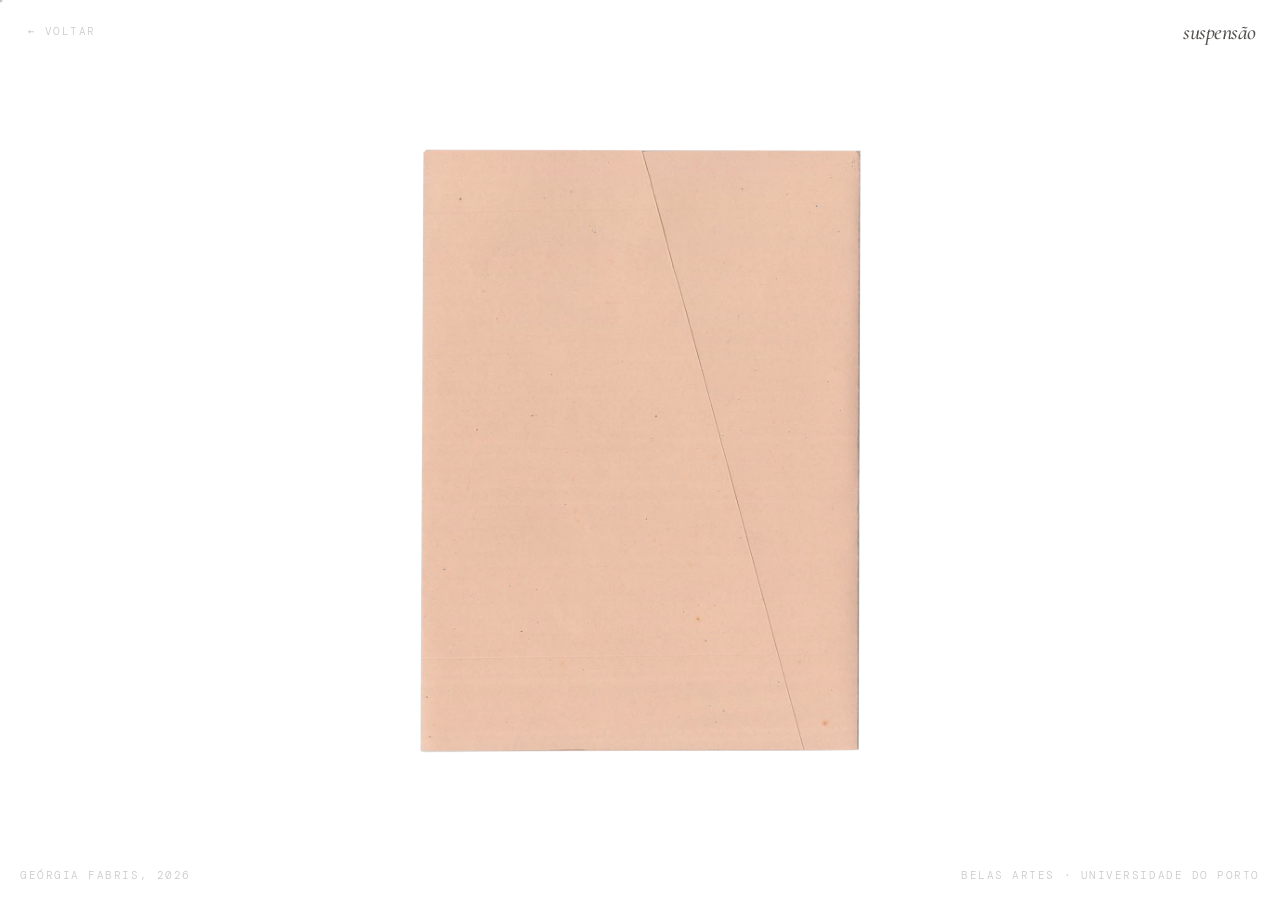
<file: suspensao.html>
<!doctype html>
<html lang="pt">
  <head>
    <meta charset="UTF-8" />

    <meta name="viewport" content="width=device-width, initial-scale=1.0" />

    <title>suspensão</title>

    <link rel="stylesheet" href="publicacao.css" />

    <link
      href="https://fonts.googleapis.com/css2?family=Cormorant+Garamond:ital,wght@0,300;0,400;1,400&family=DM+Mono:wght@300;400&display=swap"
      rel="stylesheet"
    />
  </head>

  <body>
    <!-- cursor -->

    <div id="cursor"></div>

    <!-- voltar -->

    <button class="voltar" onclick="window.location.href = 'site.html'">
      ← voltar
    </button>

    <!-- título -->

    <header class="topo">
      <h1>suspensão</h1>
    </header>

    <!-- publicação -->

    <main>
      <!-- envelope -->

      <img id="envelope" src="img/envelope/suspensao/envelope.png" alt="" />

      <!-- fotografia arrastável -->

      <img
        id="foto-central"
        src="img/envelope/suspensao/foto-central.png"
        alt=""
      />
    </main>

    <!-- footer -->

    <footer>
      <a id="link-manifesto" href="manifesto.html">Geórgia Fabris, 2026 </a>
      <a id="link-documental" href="arquivo.html">
        Belas Artes · Universidade do Porto
      </a>
    </footer>

    <!-- script -->

    <script>
      /* ─────────────────────────────
       CURSOR
    ───────────────────────────── */

      const cursor = document.getElementById("cursor");

      window.addEventListener("mousemove", (e) => {
        cursor.style.left = e.clientX + "px";
        cursor.style.top = e.clientY + "px";
      });

      /* ─────────────────────────────
       ELEMENTOS
    ───────────────────────────── */

      const envelope = document.getElementById("envelope");

      const foto = document.getElementById("foto-central");

      /* ─────────────────────────────
       ESTADOS
    ───────────────────────────── */

      let estado = 0;

      envelope.addEventListener("click", () => {
        estado++;

        /* metade */

        if (estado === 1) {
          trocarImagem("img/envelope/suspensao/metade.png");
        } else if (estado === 2) {
          /* aberto */
          trocarImagem("img/envelope/suspensao/aberto.png");

          foto.classList.add("visivel");
        }
      });

      /* ─────────────────────────────
       TROCA
    ───────────────────────────── */

      function trocarImagem(src) {
        envelope.style.opacity = 0;

        setTimeout(() => {
          envelope.src = src;

          envelope.onload = () => {
            envelope.style.opacity = 1;
          };
        }, 350);
      }

      /* ─────────────────────────────
       DRAG FOTO
    ───────────────────────────── */

      let dragging = false;

      let offsetX = 0;
      let offsetY = 0;

      foto.addEventListener("mousedown", (e) => {
        dragging = true;

        foto.classList.add("dragging");

        offsetX = e.clientX - foto.offsetLeft;

        offsetY = e.clientY - foto.offsetTop;
      });

      window.addEventListener("mousemove", (e) => {
        if (!dragging) return;

        foto.style.left = e.clientX - offsetX + "px";

        foto.style.top = e.clientY - offsetY + "px";
      });

      window.addEventListener("mouseup", () => {
        dragging = false;

        foto.classList.remove("dragging");
      });

      /* touch mobile */

      foto.addEventListener("touchstart", (e) => {
        dragging = true;

        const touch = e.touches[0];

        offsetX = touch.clientX - foto.offsetLeft;

        offsetY = touch.clientY - foto.offsetTop;
      });

      window.addEventListener("touchmove", (e) => {
        if (!dragging) return;

        const touch = e.touches[0];

        foto.style.left = touch.clientX - offsetX + "px";

        foto.style.top = touch.clientY - offsetY + "px";
      });

      window.addEventListener("touchend", () => {
        dragging = false;
      });
    </script>
  </body>
</html>
</file>
<file: arquivo.css>
/* ─────────────────────────────────────
RESET
───────────────────────────────────── */

*,
*::before,
*::after {
  margin: 0;
  padding: 0;
  box-sizing: border-box;
}

/* ─────────────────────────────────────
BASE
───────────────────────────────────── */

html {
  scroll-behavior: smooth;
}

body {
  background: #fafafa;
  overflow-x: hidden;
  color: rgba(14, 11, 8, 0.72);

  -webkit-font-smoothing: antialiased;
  text-rendering: optimizeLegibility;

  cursor: none;
}

/* ─────────────────────────────────────
CURSOR
───────────────────────────────────── */

#cursor {
  position: fixed;

  width: 5px;
  height: 5px;

  border-radius: 50%;

  background: rgba(0, 0, 0, 0.22);

  pointer-events: none;

  transform: translate(-50%, -50%);

  z-index: 9999;
}

@media (hover: none) {
  body {
    cursor: auto;
  }

  #cursor {
    display: none;
  }
}

/* ─────────────────────────────────────
VOLTAR
───────────────────────────────────── */

.voltar {
  position: fixed;

  top: 24px;
  left: 28px;

  z-index: 400;

  background: none;
  border: none;

  font-family: "DM Mono", monospace;

  font-size: 11px;
  font-weight: 300;

  letter-spacing: 0.14em;
  text-transform: uppercase;

  color: rgba(14, 11, 8, 0.2);

  transition: color 0.3s ease;
}

.voltar:hover {
  color: rgba(14, 11, 8, 0.55);
}

/* ─────────────────────────────────────
TOPO
───────────────────────────────────── */

.topo-arquivo {
  position: fixed;

  top: 22px;
  right: 24px;

  z-index: 300;

  pointer-events: none;
}

.topo-arquivo h1 {
  font-family: "Cormorant Garamond", serif;

  font-size: 22px;

  font-style: italic;
  font-weight: 500;

  letter-spacing: -0.02em;

  text-align: right;

  color: rgba(14, 11, 8, 0.72);
}

/* ─────────────────────────────────────
MAIN
───────────────────────────────────── */

main {
  width: min(1200px, 84vw);

  margin: auto;

  padding-top: 140px;
  padding-bottom: 160px;
}

/* ─────────────────────────────────────
INTRODUÇÃO
───────────────────────────────────── */

.introducao {
  width: min(580px, 43vw);
  margin-bottom: 6rem;
}

.introducao p {
  font-family: "Cormorant Garamond", serif;

  font-size: 26px;

  line-height: 1.1;

  color: rgba(14, 11, 8, 0.72);
}

/* ─────────────────────────────────────
TEXTOS INTERMÉDIOS
───────────────────────────────────── */

.texto {
  width: 28vw;

  margin-bottom: 6rem;
}

.texto p {
  font-family: "Cormorant Garamond", serif;

  font-size: 26px;

  line-height: 1.1;

  color: rgba(14, 11, 8, 0.62);
}

/* ─────────────────────────────────────
FRAGMENTOS
───────────────────────────────────── */

.fragmento {
  width: min(340px, 28vw);

  margin-left: auto;
  margin-bottom: 6rem;

  font-family: "Cormorant Garamond", serif;

  font-style: italic;

  font-size: 24px;

  line-height: 1.02;

  color: rgba(14, 11, 8, 0.42);
}

.fragmento.direita {
  margin-right: 8vw;
}

/* ─────────────────────────────────────
IMAGENS
───────────────────────────────────── */

figure {
  margin-bottom: 7rem;
}

figure img {
  width: 100%;

  display: block;

  border: 0.5px solid rgba(0, 0, 0, 0.05);

  box-shadow: 0 2px 10px rgba(0, 0, 0, 0.03);

  object-fit: cover;
}

/* imagem principal */

.imagem-principal {
  width: min(850px, 65vw);

  margin: 0 auto 6rem auto;
}

/* média */

.imagem-media {
  width: min(620px, 48vw);

  margin: 0 auto 6rem auto;
}

/* pequena */

.imagem-pequena {
  width: min(440px, 30vw);

  margin-left: auto;
}

/* ─────────────────────────────────────
DUAS IMAGENS
───────────────────────────────────── */

.duas-imagens {
  display: flex;

  justify-content: center;

  gap: 2vw;

  margin-bottom: 1rem;
}

.duas-imagens figure {
  width: min(500px, 35vw);
}

/* ─────────────────────────────────────
LEGENDAS
───────────────────────────────────── */

figcaption {
  margin-top: 12px;

  font-family: "DM Mono", monospace;

  font-size: 10px;

  letter-spacing: 0.16em;

  text-transform: uppercase;

  line-height: 1.5;

  color: rgba(14, 11, 8, 0.28);
}

/* ─────────────────────────────────────
CITAÇÃO FINAL
───────────────────────────────────── */

blockquote {
  width: min(680px, 70vw);

  margin: 5rem auto 0;

  text-align: center;

  font-family: "Cormorant Garamond", serif;

  font-style: italic;

  font-size: 28px;

  line-height: 1.08;

  color: rgba(14, 11, 8, 0.42);
}

/* ─────────────────────────────────────
FOOTER
───────────────────────────────────── */
footer {
  position: fixed;

  bottom: 18px;
  left: 20px;
  right: 20px;

  display: flex;
  justify-content: space-between;

  z-index: 400;
  font-family: "DM Mono", monospace;

  font-size: 11px;

  font-weight: 300;

  letter-spacing: 0.14em;

  text-transform: uppercase;

  color: rgba(14, 11, 8, 0.22);

  transition:
    opacity 0.3s ease,
    transform 0.4s ease;

  pointer-events: none;
}

footer span,
footer a {
  pointer-events: all;

  cursor: pointer;

  transition: color 0.3s ease;
}
footer span:hover,
footer a:hover {
  color: rgba(14, 11, 8, 0.55);
}
footer a {
  color: inherit;

  text-decoration: none;
}

/* ─────────────────────────────────────
MOBILE
───────────────────────────────────── */

@media (max-width: 900px) {

  /* topo */

  .topo-arquivo {
    top: 18px;
    right: 18px;
  }

  .topo-arquivo h1 {
    font-size: 20px;
    line-height: 0.9;

    max-width: 48vw;

    text-align: right;
  }

  .voltar {
    top: 20px;
    left: 18px;

    font-size: 10px;
  }

  /* conteúdo */

  main {
    width: 88vw;

    padding-top: 90px;
    padding-bottom: 120px;
  }

  /* texto abertura */

  .introducao {
    width: 100%;

    margin-bottom: 3rem;
  }

  .introducao p {
    font-size: 26px;

    line-height: 0.95;
  }

  /* textos intermédios */

  .texto {
    width: 100%;

    margin-bottom: 3rem;
  }

  .texto p {
    font-size: 26px;

    line-height: 1;
  }

  /* fragmentos */

  .fragmento {
    width: 100%;

    margin-left: 0;
    margin-right: 0;

    margin-bottom: 3rem;

    font-size: 22px;

    line-height: 1.05;
  }

  .fragmento.direita {
    margin-right: 0;
  }

  /* imagens */

  figure {
    margin-bottom: 2rem;
  }

  .imagem-principal,
  .imagem-media,
  .imagem-pequena {
    width: 100%;

    margin: 0 0 2rem 0;
  }

  .imagem-pequena {
    margin-left: 0;
  }

  /* duas imagens */

  .duas-imagens {
    flex-direction: column;

    gap: 2rem;

    margin-bottom: 2rem;
  }

  .duas-imagens figure {
    width: 100%;
  }

  /* legendas */

  figcaption {
    font-size: 9px;

    line-height: 1.6;
  }

  /* frase final */

  blockquote {
    width: 100%;

    margin-top: 2rem;

    font-size: 22px;

    line-height: 1.05;

    text-align: center;
  }

  /* footer */

  footer {
    left: 16px;
    right: 16px;

    font-size: 8px;

    letter-spacing: 0.1em;

    flex-wrap: wrap;

    gap: 6px;
  }

}
</file>
<file: publicacao.css>
/* ─────────────────────────────────────
   RESET
───────────────────────────────────── */

*,
*::before,
*::after {
  margin: 0;
  padding: 0;
  box-sizing: border-box;
}

/* ─────────────────────────────────────
   BASE
───────────────────────────────────── */

html,
body {
  width: 100%;
  height: 100%;

  overflow: hidden;

  background: white;
}

body {
  position: relative;

  font-family: "DM Mono", monospace;

  cursor: none;

  -webkit-font-smoothing: antialiased;

  text-rendering: optimizeLegibility;
}

@media (hover: none) {
  body {
    cursor: auto;
  }
}

/* ─────────────────────────────────────
   CURSOR
───────────────────────────────────── */

#cursor {
  position: fixed;

  width: 5px;
  height: 5px;

  border-radius: 50%;

  background: rgba(0, 0, 0, 0.22);

  pointer-events: none;

  transform: translate(-50%, -50%);

  z-index: 9999;
}

@media (hover: none) {
  #cursor {
    display: none;
  }
}

/* ─────────────────────────────────────
   VOLTAR
───────────────────────────────────── */

.voltar {
  position: fixed;

  top: 24px;
  left: 28px;

  z-index: 300;

  background: none;
  border: none;

  cursor: pointer;

  font-family: "DM Mono", monospace;

  font-size: 11px;

  font-weight: 300;

  letter-spacing: 0.14em;

  text-transform: uppercase;

  color: rgba(14, 11, 8, 0.22);

  transition:
    opacity 0.3s ease,
    transform 0.4s ease;
}

.voltar:hover {
  opacity: 0.65;

  transform: translateX(-2px);
}

/* ─────────────────────────────────────
   TOPO
───────────────────────────────────── */

.topo {
  position: fixed;

  top: 22px;
  right: 24px;

  z-index: 300;

  pointer-events: none;
}

.topo h1 {
  font-family: "Cormorant Garamond", serif;

  font-size: 22px;

  font-style: italic;

  font-weight: 500;

  line-height: 0.95;

  letter-spacing: -0.02em;

  text-align: right;

  color: rgba(14, 11, 8, 0.72);
}

/* ─────────────────────────────────────
   MAIN
───────────────────────────────────── */

main {
  position: relative;

  width: 100%;
  height: 100%;

  display: flex;

  align-items: center;
  justify-content: center;

  overflow: hidden;
}

/* ─────────────────────────────────────
   ENVELOPE
───────────────────────────────────── */

#envelope {
  width: min(90vw);

  max-height: 92vh;

  object-fit: contain;

  user-select: none;

  -webkit-user-drag: none;

  mix-blend-mode: multiply;

  transition:
    opacity 0.8s ease,
    transform 1.4s ease;

  margin-left: -120px;

  cursor: pointer;
}

/* ─────────────────────────────────────
   FOTO CENTRAL
───────────────────────────────────── */

#foto-central {
  position: absolute;

  max-height: 80vh;

  left: 50%;
  top: 50%;

  transform: translate(-50%, -50%);

  opacity: 0;

  pointer-events: none;

  cursor: grab;

  z-index: 20;

  user-select: none;

  -webkit-user-drag: none;

  transition:
    opacity 1.2s ease,
    transform 0.4s ease;
}

/* visível */

#foto-central.visivel {
  opacity: 1;

  pointer-events: all;
}

/* dragging */

#foto-central.dragging {
  cursor: grabbing;

  transition: none;
}

/* hover */

#foto-central:hover {
  transform: translate(-50%, -50%) scale(1.01);
}

/* ─────────────────────────────────────
   FOOTER
───────────────────────────────────── */
footer {
  position: fixed;

  bottom: 18px;
  left: 20px;
  right: 20px;

  display: flex;
  justify-content: space-between;

  z-index: 400;
  font-family: "DM Mono", monospace;

  font-size: 11px;

  font-weight: 300;

  letter-spacing: 0.14em;

  text-transform: uppercase;

  color: rgba(14, 11, 8, 0.22);

  transition:
    opacity 0.3s ease,
    transform 0.4s ease;

  pointer-events: none;
}

footer span,
footer a {
  pointer-events: all;

  cursor: pointer;

  transition: color 0.3s ease;
}
footer span:hover,
footer a:hover {
  color: rgba(14, 11, 8, 0.55);
}
footer a {
  color: inherit;

  text-decoration: none;
}

/* ─────────────────────────────────────
   MOBILE
───────────────────────────────────── */

@media (max-width: 900px) {

  /* voltar */

  .voltar {
    top: 20px;
    left: 18px;

    font-size: 10px;
  }

  /* título */

  .topo {
    top: 18px;
    right: 18px;
  }

  .topo h1 {
    font-size: 20px;

    line-height: 0.9;

    max-width: 45vw;

    text-align: right;
  }

  /* envelope */

  #envelope {
    width: 96vw;

    max-height: 78vh;

    margin-left: 0;
  }

  /* fotografia removível */

#foto-central {
  width: 36vw;

  max-width: 180px;

  max-height: 27vh;

  left: 55%;
  top: 50%;

  transform: translate(-50%, -50%);
}

  /* footer */

  footer {
    left: 16px;
    right: 16px;

    font-size: 8px;

    letter-spacing: 0.1em;

    flex-wrap: wrap;

    gap: 6px;
  }
}
</file>
<file: manifesto.css>
*,
*::before,
*::after {
  margin: 0;
  padding: 0;
  box-sizing: border-box;
}

/* ─────────────────────────────────────
BASE
───────────────────────────────────── */

html {
  scroll-behavior: smooth;
}

body {
  background: #fafafa;

  overflow-x: hidden;

  color: rgba(14, 11, 8, 0.72);

  cursor: none;

  -webkit-font-smoothing: antialiased;
}

/* ─────────────────────────────────────
CURSOR
───────────────────────────────────── */

#cursor {
  position: fixed;

  width: 5px;
  height: 5px;

  border-radius: 50%;

  background: rgba(0, 0, 0, 0.22);

  pointer-events: none;

  transform: translate(-50%, -50%);

  z-index: 9999;
}

@media (hover: none) {
  body {
    cursor: auto;
  }

  #cursor {
    display: none;
  }
}

/* ─────────────────────────────────────
VOLTAR
───────────────────────────────────── */

.voltar {
  position: fixed;

  top: 24px;
  left: 28px;

  background: none;
  border: none;

  z-index: 500;

  font-family: "DM Mono", monospace;

  font-size: 11px;

  font-weight: 300;

  letter-spacing: 0.14em;

  text-transform: uppercase;

  color: rgba(14, 11, 8, 0.2);

  transition: color 0.3s ease;
}

.voltar:hover {
  color: rgba(14, 11, 8, 0.55);
}

/* ─────────────────────────────────────
TOPO
───────────────────────────────────── */

.topo-manifesto {
  position: fixed;

  top: 22px;
  right: 24px;

  pointer-events: none;

  z-index: 400;
}

.topo-manifesto h1 {
  font-family: "Cormorant Garamond", serif;

  font-size: 22px;

  font-style: italic;

  font-weight: 500;

  letter-spacing: -0.02em;

  color: rgba(14, 11, 8, 0.72);
}

/* ─────────────────────────────────────
CONTEÚDO
───────────────────────────────────── */

main {
  width: min(1200px, 84vw);

  margin: auto;

  padding-top: 18vh;

  padding-bottom: 20vh;
}

/* ─────────────────────────────────────
ESTROFES
───────────────────────────────────── */

.estrofe {
  width: min(700px, 50vw);

  margin-bottom: 12rem;
  
  text-align: center;
}

.estrofe.direita {
  margin-left: auto;
}

.estrofe.centro {
  margin-left: auto;
  margin-right: auto;

  text-align: center;
}

.estrofe.final {
  width: min(700px, 50vw);

  margin: 14rem auto 0;
  
  text-align: center;
}

/* ─────────────────────────────────────
TEXTO
───────────────────────────────────── */

.estrofe p {
  font-family: "Cormorant Garamond", serif;

  font-size: 26px;

  font-weight: 400;

  line-height: 1.02;

  color: rgba(14, 11, 8, 0.72);
}

/* ─────────────────────────────────────
FOOTER
───────────────────────────────────── */

footer {
  position: fixed;

  bottom: 18px;
  left: 20px;
  right: 20px;

  display: flex;
  justify-content: space-between;

  z-index: 400;
  font-family: "DM Mono", monospace;

  font-size: 11px;

  font-weight: 300;

  letter-spacing: 0.14em;

  text-transform: uppercase;

  color: rgba(14, 11, 8, 0.22);

  transition:
    opacity 0.3s ease,
    transform 0.4s ease;

  pointer-events: none;
}

footer span,
footer a {
  pointer-events: all;

  cursor: pointer;

  transition: color 0.3s ease;
}
footer span:hover,
footer a:hover {
  color: rgba(14, 11, 8, 0.55);
}
footer a {
  color: inherit;

  text-decoration: none;
}

/* ─────────────────────────────────────
MOBILE
───────────────────────────────────── */

@media (max-width: 900px) {

  main {
    width: 88vw;
    padding-top: 110px;
    padding-bottom: 120px;
  }

  .topo-manifesto {
    top: 18px;
    right: 18px;
  }

  .topo-manifesto h1 {
    font-size: 20px;
    line-height: 0.9;

    max-width: 48vw;

    text-align: right;
  }

  .voltar {
    top: 20px;
    left: 18px;

    font-size: 10px;
  }

  .estrofe,
  .estrofe.direita,
  .estrofe.centro,
  .estrofe.final {
    width: 100%;

    margin-bottom: 3rem;

    text-align: center;
  }

  .estrofe p {
    font-size: 22px;
    line-height: 1.05;
  }

  .estrofe.final {
    margin: 3rem auto 0;
  }

  footer {
    left: 16px;
    right: 16px;

    font-size: 8px;

    letter-spacing: 0.1em;

    flex-wrap: wrap;

    gap: 6px;
  }
}
</file>
